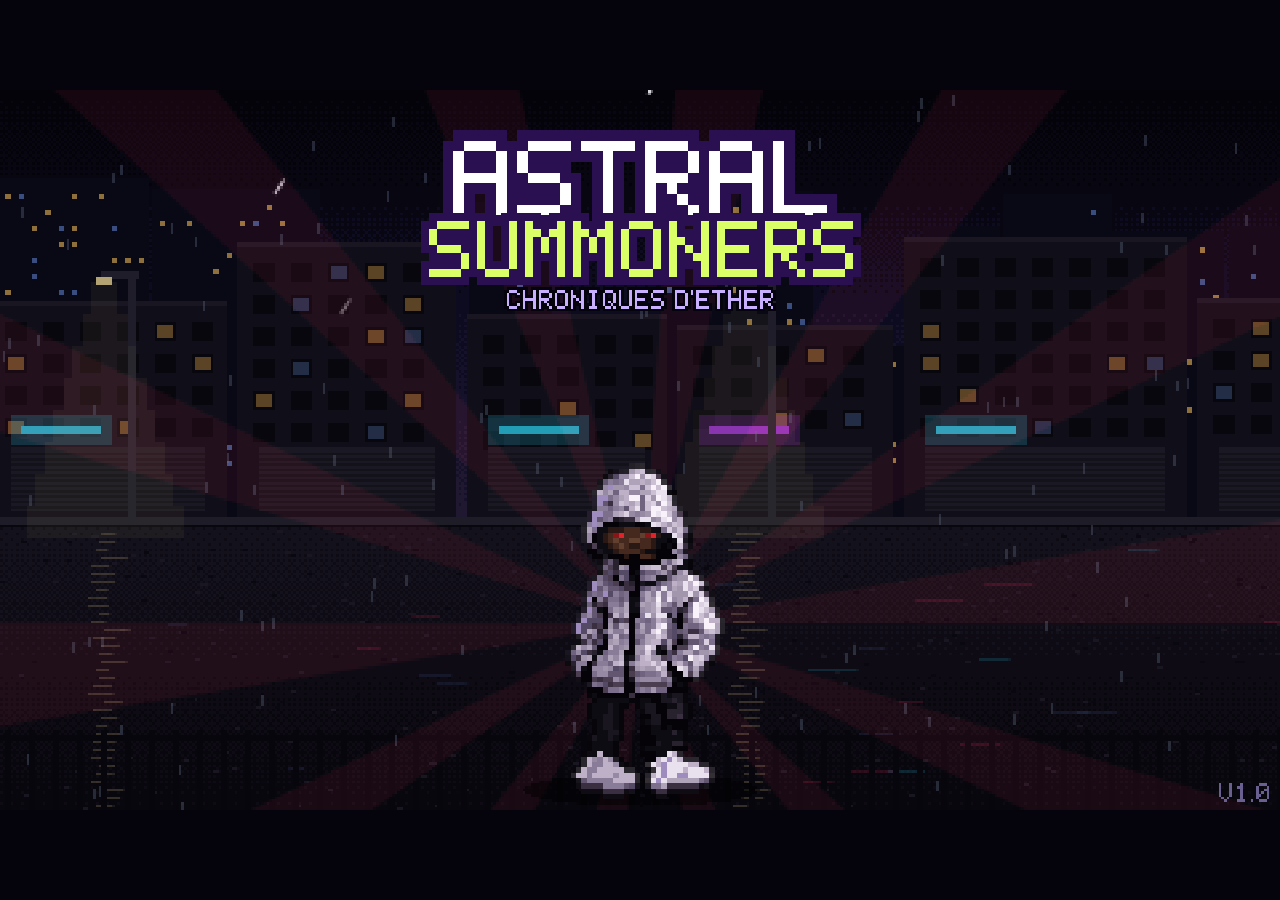
<file: index.html>
<!doctype html>
<html lang="fr">
<head>
  <meta charset="utf-8">
  <meta name="viewport" content="width=device-width,initial-scale=1,maximum-scale=1,user-scalable=no,viewport-fit=cover">
  <meta name="theme-color" content="#05030c">
  <title>Astral Summoners</title>
  <link rel="stylesheet" href="style.css">
</head>
<body>
  <canvas id="game" width="480" height="270"></canvas>
  <div id="rotate">Tourne ton téléphone à l'horizontale pour jouer en grand ↻</div>
  <noscript>Ce jeu a besoin de JavaScript.</noscript>

  <!-- moteur -->
  <script src="src/core/util.js"></script>
  <script src="src/core/renderer.js"></script>
  <script src="src/core/font.js"></script>
  <script src="src/core/input.js"></script>
  <script src="src/core/audio.js"></script>
  <script src="src/core/co.js"></script>
  <script src="src/core/ui.js"></script>
  <!-- graphismes -->
  <script src="src/gfx/pixelart.js"></script>
  <script src="src/gfx/heroes.js"></script>
  <script src="src/gfx/monsters.js"></script>
  <script src="src/gfx/modrig.js"></script>
  <script src="src/gfx/djegui_art.js"></script>
  <script src="src/gfx/djegui.js"></script>
  <script src="src/gfx/azura_art.js"></script>
  <script src="src/gfx/azura.js"></script>
  <script src="src/gfx/vesper_art.js"></script>
  <script src="src/gfx/vesper.js"></script>
  <script src="src/gfx/sakura_art.js"></script>
  <script src="src/gfx/sakura.js"></script>
  <script src="src/gfx/valka_art.js"></script>
  <script src="src/gfx/valka.js"></script>
  <script src="src/gfx/toutpuissant_art.js"></script>
  <script src="src/gfx/toutpuissant.js"></script>
  <script src="src/gfx/rodeur_art.js"></script>
  <script src="src/gfx/combattant_art.js"></script>
  <script src="src/gfx/lyceen_art.js"></script>
  <script src="src/gfx/heads.js"></script>
  <script src="src/gfx/outfits.js"></script>
  <script src="src/gfx/variants.js"></script>
  <script src="src/gfx/art.js"></script>
  <script src="src/gfx/backgrounds.js"></script>
  <script src="src/gfx/icons.js"></script>
  <script src="src/gfx/fx.js"></script>
  <script src="src/gfx/gore.js"></script>
  <script src="src/gfx/curses.js"></script>
  <!-- données -->
  <script src="src/data/elements.js"></script>
  <script src="src/data/moves.js"></script>
  <script src="src/data/units.js"></script>
  <script src="src/data/enemies.js"></script>
  <script src="src/data/stages.js"></script>
  <script src="src/data/passives.js"></script>
  <script src="src/data/equipment.js"></script>
  <!-- logique -->
  <script src="src/game/save.js"></script>
  <script src="src/game/equip.js"></script>
  <script src="src/game/gacha.js"></script>
  <script src="src/game/battle.js"></script>
  <!-- écrans -->
  <script src="src/scenes/title.js"></script>
  <script src="src/scenes/home.js"></script>
  <script src="src/scenes/quests.js"></script>
  <script src="src/scenes/battle.js"></script>
  <script src="src/scenes/result.js"></script>
  <script src="src/scenes/summon.js"></script>
  <script src="src/scenes/units.js"></script>
  <script src="src/scenes/team.js"></script>
  <script src="src/scenes/equip.js"></script>
  <script src="src/scenes/shop.js"></script>
  <script src="src/main.js"></script>
</body>
</html>
</file>
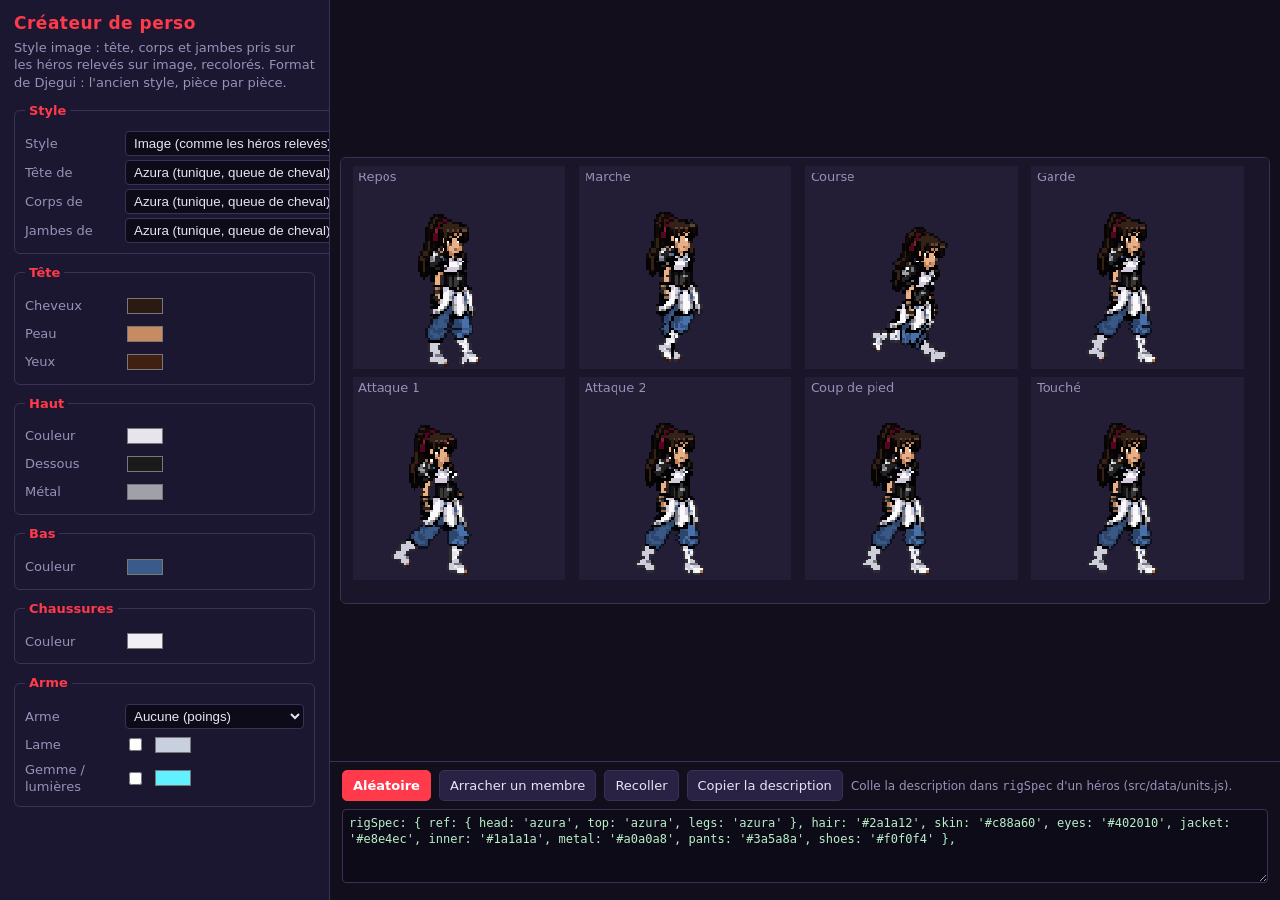
<file: tools/createur.html>
<!doctype html>
<html lang="fr">
<head>
<meta charset="utf-8">
<meta name="viewport" content="width=device-width, initial-scale=1">
<title>Créateur de perso</title>
<style>
  :root { --bg: #120e1c; --panel: #1c1730; --line: #3a3156; --txt: #e8e4f4; --dim: #9a90b8; --acc: #ff3a4a; }
  * { box-sizing: border-box; }
  body { margin: 0; background: var(--bg); color: var(--txt); font: 13px/1.35 system-ui, sans-serif; display: flex; min-height: 100vh; }
  #side { width: 330px; flex: none; background: var(--panel); border-right: 1px solid var(--line); padding: 12px 14px 20px; overflow-y: auto; max-height: 100vh; }
  h1 { font-size: 17px; margin: 0 0 4px; color: var(--acc); letter-spacing: .5px; }
  .sub { color: var(--dim); margin-bottom: 10px; }
  fieldset { border: 1px solid var(--line); border-radius: 6px; margin: 0 0 10px; padding: 8px 10px 6px; }
  legend { color: var(--acc); font-weight: 600; padding: 0 4px; }
  .row { display: flex; align-items: center; gap: 8px; margin: 4px 0; }
  .row label { width: 92px; color: var(--dim); flex: none; }
  select, input[type=text] { flex: 1; background: #0e0b18; color: var(--txt); border: 1px solid var(--line); border-radius: 4px; padding: 3px 4px; min-width: 0; }
  input[type=color] { width: 40px; height: 24px; border: none; background: none; padding: 0; }
  .chips { display: flex; flex-wrap: wrap; gap: 4px 10px; }
  .chips label { width: auto; color: var(--txt); }
  button { background: #2a2244; color: var(--txt); border: 1px solid var(--line); border-radius: 5px; padding: 6px 10px; cursor: pointer; font: inherit; }
  button:hover { border-color: var(--acc); }
  button.main { background: var(--acc); border-color: var(--acc); color: #fff; font-weight: 600; }
  #main { flex: 1; display: flex; flex-direction: column; min-width: 0; }
  #stage { flex: 1; display: flex; align-items: center; justify-content: center; padding: 10px; overflow: auto; }
  canvas { image-rendering: pixelated; background: #1a1528; border: 1px solid var(--line); border-radius: 6px; max-width: 100%; }
  #bar { padding: 8px 12px; border-top: 1px solid var(--line); display: flex; gap: 8px; flex-wrap: wrap; align-items: center; }
  textarea { width: 100%; height: 74px; background: #0e0b18; color: #b8f0c8; border: 1px solid var(--line); border-radius: 4px; font: 12px/1.3 ui-monospace, monospace; padding: 6px; resize: vertical; }
  #out { padding: 0 12px 12px; }
  .hint { color: var(--dim); font-size: 12px; }
  @media (max-width: 760px) { body { flex-direction: column; } #side { width: 100%; max-height: none; border-right: none; border-bottom: 1px solid var(--line); } }
</style>
</head>
<body>
<div id="side">
  <h1>Créateur de perso</h1>
  <div class="sub">Style image : tête, corps et jambes pris sur les héros relevés sur image, recolorés. Format de Djegui : l'ancien style, pièce par pièce.</div>
  <div id="form"></div>
</div>
<div id="main">
  <div id="stage"><canvas id="c" width="960" height="460"></canvas></div>
  <div id="bar">
    <button class="main" id="rand">Aléatoire</button>
    <button id="gore">Arracher un membre</button>
    <button id="heal">Recoller</button>
    <button id="copy">Copier la description</button>
    <span class="hint">Colle la description dans <code>rigSpec</code> d'un héros (src/data/units.js).</span>
  </div>
  <div id="out"><textarea id="spec" spellcheck="false"></textarea></div>
</div>

<script src="../src/core/util.js"></script>
<script src="../src/gfx/pixelart.js"></script>
<script src="../src/gfx/modrig.js"></script>
<script src="../src/data/moves.js"></script>
<script src="../src/gfx/djegui_art.js"></script>
<script src="../src/gfx/heads.js"></script>
<script src="../src/gfx/outfits.js"></script>
<script src="../src/gfx/azura_art.js"></script>
<script src="../src/gfx/azura.js"></script>
<script src="../src/gfx/vesper_art.js"></script>
<script src="../src/gfx/vesper.js"></script>
<script src="../src/gfx/sakura_art.js"></script>
<script src="../src/gfx/sakura.js"></script>
<script src="../src/gfx/valka_art.js"></script>
<script src="../src/gfx/valka.js"></script>
<script src="../src/gfx/rodeur_art.js"></script>
<script src="../src/gfx/combattant_art.js"></script>
<script src="../src/gfx/lyceen_art.js"></script>
<script src="../src/gfx/variants.js"></script>
<script src="../src/gfx/gore.js"></script>
<script>
(function () {
  const O = GS.Outfits;
  const V = GS.Variants;
  const opts = (obj) => Object.keys(obj).map((k) => [k, obj[k].label || k]);
  const HEADS = [['hood', 'Capuche (Djegui)'], ['short', 'Courts'], ['spiky', 'En pics'], ['buzz', 'Rasés'], ['bob', 'Carré'], ['long', 'Longs'], ['ponytail', 'Queue de cheval'], ['twintails', 'Couettes'], ['mane', 'Crinière'], ['cap', 'Casquette'], ['helmet', 'Casque'], ['mask', 'Masque de sectaire']];
  const WEAPONS = [['', 'Aucune (poings)']].concat(Object.keys(V.WEAPONS).map((k) => [k, k]));
  const PRINTS = [['', 'Aucun'], ['stripes', 'Rayures']].concat(Object.keys(O.PRINTS).map((k) => [k, k]));
  const ACCS = Object.keys(O.HEAD_ACC).map((k) => [k, O.HEAD_ACC[k].label]).concat([['elf', "Oreilles d'elfe"]]);

  // modèles relevés sur image (Azura, Vesper, Sakura, Valka...)
  const BASES = Object.entries(GS.REF_BASES).map(([k, b]) => [k, `${b.name} (${b.label})`]);
  const STYLES = [['image', 'Image (comme les héros relevés)'], ['djegui', 'Format de Djegui (ancien)']];
  // Champs du formulaire : [clé, libellé, type, options, style] (style : seulement pour ce style)
  const GROUPS = [
    ['Style', [['style', 'Style', 'sel', STYLES], ['refHead', 'Tête de', 'sel', BASES, 'image'], ['refTop', 'Corps de', 'sel', BASES, 'image'], ['refLegs', 'Jambes de', 'sel', BASES, 'image']]],
    ['Tête', [['head', 'Coiffure', 'sel', HEADS, 'djegui'], ['hair', 'Cheveux', 'col'], ['hood', 'Capuche', 'col', null, 'djegui'], ['skin', 'Peau', 'col'], ['eyes', 'Yeux', 'col'], ['acc', 'Accessoires', 'multi', ACCS, 'djegui'], ['band', 'Bandeau', 'col', null, 'djegui']]],
    ['Haut', [['top', 'Type', 'sel', opts(O.TOPS), 'djegui'], ['jacket', 'Couleur', 'col'], ['inner', 'Dessous', 'col'], ['metal', 'Métal', 'col', null, 'image'], ['accent', 'Détails', 'col', null, 'djegui'], ['print', 'Imprimé', 'sel', PRINTS, 'djegui'], ['printColor', "Couleur imp.", 'col', null, 'djegui'], ['gloves', 'Gants', 'col?', null, 'djegui']]],
    ['Bas', [['bottom', 'Type', 'sel', opts(O.BOTTOMS), 'djegui'], ['pants', 'Couleur', 'col'], ['belt', 'Ceinture', 'col?', null, 'djegui']]],
    ['Chaussures', [['shoeType', 'Type', 'sel', opts(O.SHOES), 'djegui'], ['shoes', 'Couleur', 'col'], ['sole', 'Semelle', 'col?', null, 'djegui']]],
    ['Arme', [['weapon', 'Arme', 'sel', WEAPONS], ['blade', 'Lame', 'col?'], ['gem', 'Gemme / lumières', 'col?']]],
  ];
  const spec = { style: 'image', refHead: BASES[0][0], refTop: BASES[0][0], refLegs: BASES[0][0], metal: '#a0a0a8', head: 'short', hair: '#2a1a12', hood: '#e8e4ec', skin: '#c88a60', eyes: '#402010', acc: [], band: '#c02030', top: 'tshirt', jacket: '#e8e4ec', inner: '#1a1a1a', accent: '#e8c048', print: 'skull', printColor: '#1a1418', bottom: 'jeans', pants: '#3a5a8a', shoeType: 'sneakers', shoes: '#f0f0f4', weapon: '' };
  const on = {};

  const form = document.getElementById('form');
  for (const [title, fields] of GROUPS) {
    const fs = document.createElement('fieldset');
    fs.innerHTML = `<legend>${title}</legend>`;
    for (const [key, label, type, list, only] of fields) {
      const row = document.createElement('div');
      row.className = 'row';
      if (only) row.dataset.only = only;
      row.innerHTML = `<label>${label}</label>`;
      if (type === 'sel') {
        const s = document.createElement('select');
        s.id = 'f_' + key;
        for (const [v, l] of list) s.add(new Option(l, v));
        s.value = spec[key] || '';
        s.onchange = () => { spec[key] = s.value; rebuild(); };
        row.append(s);
      } else if (type === 'multi') {
        const box = document.createElement('div');
        box.className = 'chips';
        for (const [v, l] of list) {
          const lb = document.createElement('label');
          const cb = document.createElement('input');
          cb.type = 'checkbox';
          cb.dataset.v = v;
          cb.className = 'acc';
          cb.onchange = () => { spec.acc = [...document.querySelectorAll('.acc:checked')].map((c) => c.dataset.v); rebuild(); };
          lb.append(cb, ' ' + l);
          box.append(lb);
        }
        row.append(box);
      } else {
        const opt = type === 'col?';
        if (opt) {
          const cb = document.createElement('input');
          cb.type = 'checkbox';
          cb.id = 'o_' + key;
          cb.onchange = () => { on[key] = cb.checked; rebuild(); };
          row.append(cb);
        }
        const c = document.createElement('input');
        c.type = 'color';
        c.id = 'f_' + key;
        c.value = spec[key] || (key === 'gloves' ? '#c02030' : key === 'belt' ? '#2a2024' : key === 'sole' ? '#2a2228' : key === 'gem' ? '#60f0ff' : '#c8d0e0');
        c.oninput = () => { spec[key] = c.value; if (opt) { on[key] = true; document.getElementById('o_' + key).checked = true; } rebuild(); };
        spec[key] = c.value;
        row.append(c);
      }
      fs.append(row);
    }
    form.append(fs);
  }

  // Lignes du formulaire propres à un style : cachées pour l'autre.
  const showStyle = () => document.querySelectorAll('[data-only]').forEach((r) => (r.style.display = r.dataset.only === spec.style ? '' : 'none'));
  // Description propre (sans les champs inutiles) à coller dans units.js.
  const clean = () => {
    if (spec.style === 'image') {
      const s = { ref: { head: spec.refHead, top: spec.refTop, legs: spec.refLegs } };
      for (const k of ['hair', 'skin', 'eyes', 'jacket', 'inner', 'metal', 'pants', 'shoes']) s[k] = spec[k];
      if (spec.weapon) s.weapon = spec.weapon;
      for (const k of ['blade', 'gem']) if (on[k]) s[k] = spec[k];
      return s;
    }
    const s = {};
    const keep = (k) => {
      if (k === 'hood') return spec.head === 'hood';
      if (k === 'hair') return spec.head !== 'hood';
      if (['gloves', 'belt', 'sole', 'blade', 'gem'].includes(k)) return !!on[k] && (k !== 'blade' && k !== 'gem' || !!spec.weapon);
      if (k === 'inner') return ['coat', 'jacket'].includes(spec.top);
      if (k === 'accent') return ['uniform', 'hoodie'].includes(spec.top);
      if (k === 'print' || k === 'printColor') return !!spec.print && !['coat', 'uniform'].includes(spec.top);
      if (k === 'band') return spec.acc.includes('headband') || spec.acc.includes('blindfold');
      if (k === 'acc') return spec.acc.length > 0;
      if (k === 'weapon') return !!spec.weapon;
      return true;
    };
    for (const k of Object.keys(spec)) if (keep(k) && !['style', 'refHead', 'refTop', 'refLegs', 'metal'].includes(k)) s[k] = spec[k];
    if (s.belt) s.belt = spec.belt;
    return s;
  };
  const toJs = (o) => '{ ' + Object.entries(o).map(([k, v]) => `${k}: ${Array.isArray(v) ? '[' + v.map((x) => `'${x}'`).join(', ') + ']' : typeof v === 'object' ? toJs(v) : `'${v}'`}`).join(', ') + ' }';

  let rig = null;
  function rebuild() {
    const s = clean();
    showStyle();
    try {
      rig = s.ref ? V.makeRefChar(s) : V.makeChar(V.build(s), s, V.animMapFor(s));
    } catch (e) {
      console.error(e);
    }
    document.getElementById('spec').value = 'rigSpec: ' + toJs(s) + ',';
  }

  // ---------------------------------------------------------------- aperçu animé
  const c = document.getElementById('c');
  const ctx = c.getContext('2d');
  ctx.imageSmoothingEnabled = false;
  const M = GS.ModRig;
  const ROWS = [
    [['idle', 'Repos'], ['walk', 'Marche'], ['run', 'Course'], ['stance', 'Garde']],
    [['ATK1', 'Attaque 1'], ['ATK2', 'Attaque 2'], ['kick', 'Coup de pied'], ['hurt', 'Touché']],
  ];
  const atk = (i) => {
    const w = spec.weapon;
    if (!w) return ['jab', 'cross'][i];
    if (w === 'bow') return 'shoot';
    if (w === 'pistol') return i ? 'jab' : 'fire';
    if (w === 'staff') return i ? 'castStaff' : 'slashA';
    if (w === 'spear' || w === 'rapier') return 'thrust';
    return i ? 'slashB' : 'slashA';
  };
  let t0 = performance.now();
  function frame(now) {
    const t = (now - t0) / 1000;
    ctx.fillStyle = '#1a1528';
    ctx.fillRect(0, 0, c.width, c.height);
    // cadre de l'image du rig montré (assez large pour les héros relevés sur image)
    const SX = 8;
    const SY = 6;
    const SW = 80;
    const SH = 84;
    const Z = 2.5;
    const cw = SW * Z;
    const chh = SH * Z;
    ctx.font = '13px system-ui';
    ROWS.forEach((row, ry) =>
      row.forEach(([a0, label], rx) => {
        if (!rig) return;
        let a = a0 === 'ATK1' ? atk(0) : a0 === 'ATK2' ? atk(1) : a0;
        let tt = t;
        if (M.SEQ[a] || M.SEQ[(rig.spec.animMap || {})[a]]) {
          const name = M.SEQ[a] ? a : rig.spec.animMap[a];
          const d = M.seqDur(name) + 0.35;
          tt = t % d;
        }
        const f = rig.anim(a, tt);
        const x = 12 + rx * (cw + 34);
        const y = 8 + ry * (chh + 8);
        ctx.fillStyle = '#231d36';
        ctx.fillRect(x, y, cw + 20, chh);
        ctx.fillStyle = '#9a90b8';
        ctx.fillText(label, x + 6, y + 16);
        ctx.drawImage(f.canvas, SX, SY, SW, SH, x + 10, y, cw, chh);
      })
    );
    requestAnimationFrame(frame);
  }
  requestAnimationFrame(frame);

  // ---------------------------------------------------------------- boutons
  const pick = (a) => a[Math.floor(Math.random() * a.length)];
  const hsl = (h, s, l) => {
    const k = (n) => (n + h / 30) % 12;
    const f = (n) => l - s * Math.min(l, 1 - l) * Math.max(-1, Math.min(k(n) - 3, 9 - k(n), 1));
    return '#' + [f(0), f(8), f(4)].map((v) => Math.round(v * 255).toString(16).padStart(2, '0')).join('');
  };
  const randCol = (sat = 0.6, l = [0.15, 0.75]) => hsl(Math.random() * 360, sat * Math.random() + 0.1, l[0] + Math.random() * (l[1] - l[0]));
  const SKINS = ['#f6d6c0', '#f2c8a6', '#e0ac80', '#c88a60', '#a06a48', '#8a5a3a', '#5a3a28'];
  const set = (k, v) => {
    spec[k] = v;
    const el = document.getElementById('f_' + k);
    if (el) el.value = v;
  };
  document.getElementById('rand').onclick = () => {
    for (const k of ['refHead', 'refTop', 'refLegs']) set(k, pick(BASES)[0]);
    set('metal', randCol(0.3, [0.4, 0.85]));
    set('head', pick(HEADS.filter((h) => h[0] !== 'mask' && h[0] !== 'helmet'))[0]);
    set('hair', pick(['#1a1410', '#2a1a12', '#5a3a22', '#d8a040', '#f0f0f8', '#c02040', '#3a7ac8', '#ff80c0', '#40c8c8', randCol(0.8, [0.3, 0.7])]));
    set('hood', randCol(0.4, [0.2, 0.9]));
    set('skin', pick(SKINS));
    set('eyes', randCol(0.9, [0.3, 0.6]));
    set('top', pick(Object.keys(O.TOPS)));
    set('jacket', randCol(0.6, [0.1, 0.85]));
    set('inner', randCol(0.5, [0.1, 0.9]));
    set('print', pick(PRINTS)[0]);
    set('printColor', randCol(0.8, [0.4, 0.9]));
    set('bottom', pick(Object.keys(O.BOTTOMS)));
    set('pants', randCol(0.4, [0.08, 0.5]));
    set('shoeType', pick(Object.keys(O.SHOES)));
    set('shoes', randCol(0.5, [0.1, 0.95]));
    set('weapon', pick(WEAPONS)[0]);
    spec.acc = Math.random() < 0.4 ? [pick(ACCS)[0]] : [];
    document.querySelectorAll('.acc').forEach((cb) => (cb.checked = spec.acc.includes(cb.dataset.v)));
    rebuild();
  };
  document.getElementById('gore').onclick = () => {
    if (!rig) return;
    const parts = ['fistF', 'loF', 'armF', 'fistB', 'loB', 'armB', 'kneeF', 'legF', 'kneeB', 'legB', 'head'].filter((p) => !rig.lost[p]);
    if (parts.length) rig.lose(pick(parts));
  };
  document.getElementById('heal').onclick = () => rig && rig.heal();
  document.getElementById('copy').onclick = () => {
    const ta = document.getElementById('spec');
    ta.select();
    try { navigator.clipboard.writeText(ta.value); } catch (e) { document.execCommand('copy'); }
  };
  rebuild();
})();
</script>
</body>
</html>
</file>
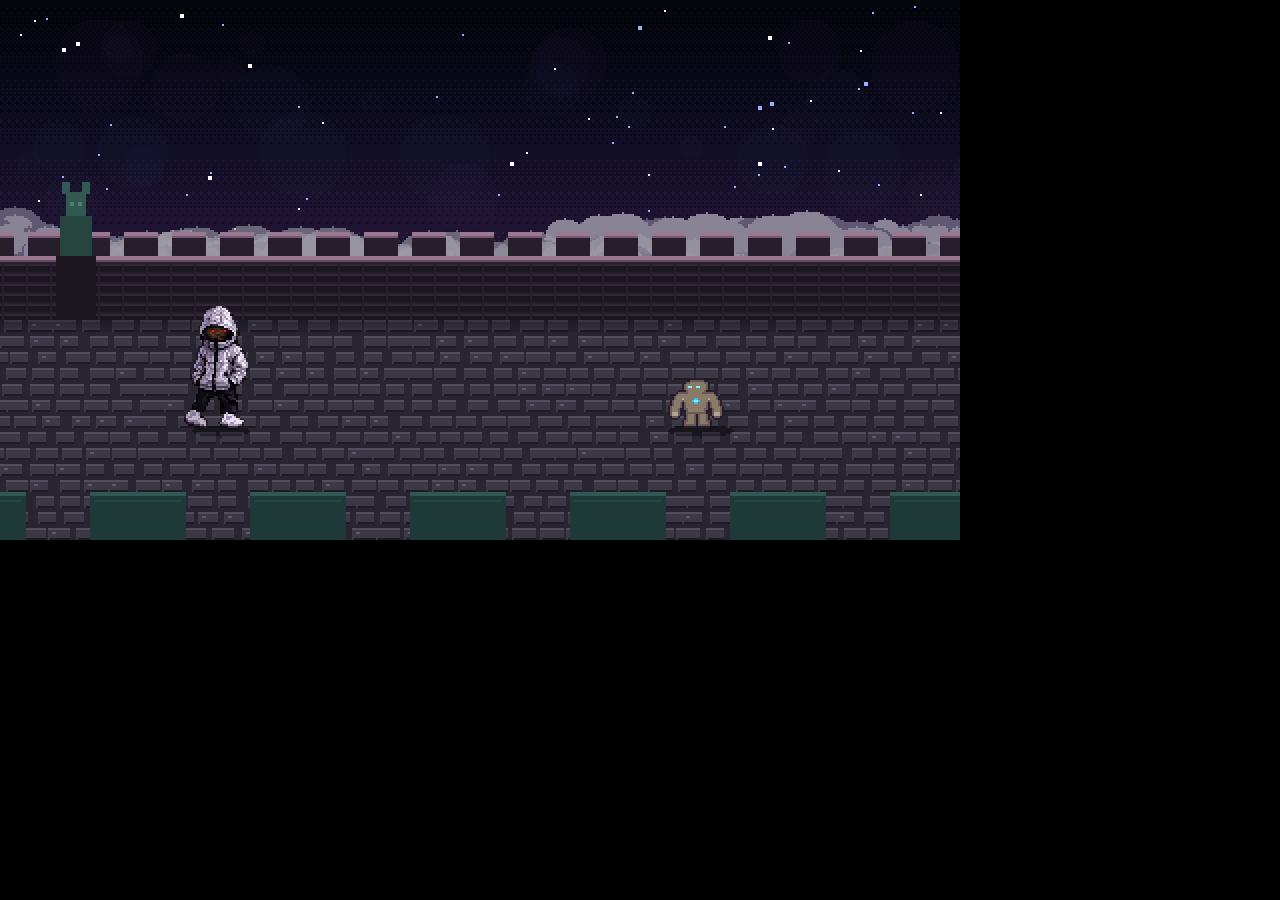
<file: tools/demo.html>
<!doctype html>
<html>
<head>
<meta charset="utf-8">
<title>Démo animation Djegui</title>
<style>html,body{margin:0;background:#000}canvas{image-rendering:pixelated;width:960px;height:540px;display:block}</style>
</head>
<body>
<canvas id="game" width="480" height="270"></canvas>
<script src="../src/core/util.js"></script>
<script src="../src/core/renderer.js"></script>
<script src="../src/core/font.js"></script>
<script src="../src/gfx/pixelart.js"></script>
<script src="../src/gfx/monsters.js"></script>
<script src="../src/gfx/modrig.js"></script>
<script src="../src/gfx/djegui_art.js"></script>
<script src="../src/gfx/djegui.js"></script>
<script src="../src/gfx/backgrounds.js"></script>
<script src="../src/gfx/fx.js"></script>
<script>
  // Démo déterministe : renderAt(t) avance la simulation jusqu'à t (pas fixe 1/60 s).
  let seed = 7;
  Math.random = () => { seed = (seed * 16807) % 2147483647; return (seed - 1) / 2147483646; };
  GS.R.init();
  GS.R.canvas.style.width = '960px'; GS.R.canvas.style.height = '540px';
  const ctx = GS.ctx;
  const rig = GS.Djegui.rig();
  const fx = new GS.FXLayer();
  const MR = GS.ModRig;
  const GROUND = 214;
  const hero = { x: 110, anim: 'stance', at: 0, trail: [], flash: 0, y: 0 };
  const foe = { x: 350, y: 0, kx: 0, ky: 0, flash: 0, sp: GS.MonsterArt.build('demo', 'golem') };
  // script : [début, action]
  const plan = [];
  let T = 0;
  const at = (dt, fn) => { T += dt; plan.push([T, fn]); };
  const seq = (name, fxFn) => {
    at(0, () => { hero.anim = name; hero.at = 0; });
    const hit = MR.HIT[name];
    if (fxFn) at(hit, fxFn);
    T += MR.seqDur(name) - (hit || 0);
  };
  const hitFoe = (power = 1, up = 0) => { foe.flash = 1; foe.kx = 6 * power; foe.ky = -up; shake = Math.max(shake, 2 * power); stop = 0.06 * power; };
  let shake = 0, stop = 0;
  at(1.0, () => { hero.anim = 'run'; hero.at = 0; hero.moving = 260; });
  at(0.62, () => { hero.moving = 0; hero.x = 300; hero.anim = 'stance'; fx.dust(hero.x + 4, GROUND, { n: 8, vx: 60 }); });
  seq('jab', () => { fx.crescent(foe.x - 14, GROUND - 40, { r: 16, angle: 0, span: 1.6, scheme: 'blood', flat: 0.45, dur: 0.18 }); fx.impact(foe.x - 10, GROUND - 38, { scheme: 'blood', spark: '#ff5a8a' }); hitFoe(0.7); });
  seq('cross', () => { fx.crescent(foe.x - 12, GROUND - 38, { r: 20, angle: 0.1, span: 2.0, scheme: 'blood', flat: 0.5, tilt: -0.2 }); fx.impact(foe.x - 8, GROUND - 40, { scheme: 'blood', spark: '#ff5a8a' }); hitFoe(1); });
  seq('uppercut', () => { fx.crescent(foe.x - 8, GROUND - 46, { r: 26, angle: -1.2, span: 2.4, dir: -1, scheme: 'blood', flat: 0.9, tilt: 0.3 }); fx.impact(foe.x - 6, GROUND - 52, { scheme: 'blood', big: true, spark: '#ff5a8a' }); hitFoe(1.2, 14); });
  seq('airKick', () => { fx.crescent(foe.x - 6, GROUND - 52, { r: 28, angle: 0.4, span: 2.6, scheme: 'fire', flat: 0.6, tilt: 0.2 }); fx.impact(foe.x, GROUND - 50, { scheme: 'fire', big: true }); fx.speedLines(foe.x, GROUND - 50, { dir: 1, n: 12 }); hitFoe(1.6, 6); });
  at(0.3, () => { hero.anim = 'jump'; hero.at = 0; hero.moving = -300; });
  at(0.4, () => { hero.moving = 0; hero.x = 150; hero.anim = 'stance'; fx.dust(hero.x, GROUND, { n: 10 }); });
  seq('power', () => { fx.groundRing(hero.x + 6, GROUND, { scheme: 'blood', r1: 60, dur: 0.7, h: 40 }); shake = 3; hero.aura = 1; });
  at(0.6, () => { hero.aura = 0; hero.anim = 'stance'; hero.at = 0; });
  at(0.8, () => {});
  const TOTAL = T;
  window.DEMO_DUR = TOTAL;

  let simT = 0, pi = 0;
  const step = (dt) => {
    simT += dt;
    while (pi < plan.length && plan[pi][0] <= simT) plan[pi++][1]();
    const wdt = stop > 0 ? (stop -= dt, dt * 0.1) : dt;
    hero.at += wdt;
    if (hero.moving) {
      hero.x += hero.moving * wdt;
      hero.trail.push({ x: hero.x, a: 0.5, f: rig.anim(hero.anim, hero.at) });
      if (hero.anim === 'run' && Math.random() < 0.3) fx.dust(hero.x - 6, GROUND, { n: 2, vx: -40 });
    }
    for (const p of hero.trail) p.a -= wdt * 3;
    hero.trail = hero.trail.filter((p) => p.a > 0);
    if (hero.aura && Math.random() < 0.9) fx.flame(hero.x + U_rand(-14, 14), GROUND, { scheme: 'blood', n: 3, speed: 60, w: 8 });
    foe.flash = Math.max(0, foe.flash - wdt * 5);
    foe.kx *= Math.pow(0.002, wdt); foe.ky *= Math.pow(0.01, wdt);
    shake = Math.max(0, shake - wdt * 14);
    fx.update(wdt);
  };
  function U_rand(a, b) { return a + Math.random() * (b - a); }

  const draw = () => {
    const sx = shake ? (Math.random() - 0.5) * shake * 2 : 0;
    GS.BG.draw('castle', simT, hero.x * 0.3 + sx, 0);
    ctx.save();
    ctx.translate(Math.round(sx), 0);
    fx.draw(ctx, true);
    // ennemi
    const fs = foe.sp;
    GS.R.ellipse(foe.x, GROUND + 1, 16, 3, 'rgba(0,0,0,0.4)');
    const ex = Math.round(foe.x + foe.kx - fs.w / 2), ey = Math.round(GROUND - fs.h + foe.ky);
    ctx.drawImage(fs.body, ex, ey);
    if (foe.flash > 0) { ctx.globalAlpha = foe.flash; ctx.drawImage(fs.white, ex, ey); ctx.globalAlpha = 1; }
    // traînée
    for (const p of hero.trail) {
      ctx.globalAlpha = p.a * 0.5; ctx.globalCompositeOperation = 'lighter';
      ctx.drawImage(GS.Pix.silhouette(p.f.canvas, '#ff4060'), Math.round(p.x - MR.FOOT.x), GROUND - MR.FOOT.y);
      ctx.globalAlpha = 1; ctx.globalCompositeOperation = 'source-over';
    }
    // héros
    GS.R.ellipse(hero.x, GROUND + 1, 14, 3, 'rgba(0,0,0,0.4)');
    const f = rig.anim(hero.anim, hero.at);
    if (hero.aura) {
      const red = GS.Pix.silhouette(f.canvas, '#ff2040');
      ctx.globalCompositeOperation = 'lighter';
      ctx.globalAlpha = 0.5 + Math.sin(simT * 30) * 0.2;
      for (const [dx, dy] of [[-1, 0], [1, 0], [0, -1], [0, 1]]) ctx.drawImage(red, Math.round(hero.x - MR.FOOT.x) + dx, GROUND - MR.FOOT.y + dy);
      ctx.globalAlpha = 1; ctx.globalCompositeOperation = 'source-over';
    }
    ctx.drawImage(f.canvas, Math.round(hero.x - MR.FOOT.x), GROUND - MR.FOOT.y);
    fx.draw(ctx, false);
    ctx.restore();
  };
  window.renderAt = (t) => { while (simT + 1 / 60 <= t) step(1 / 60); draw(); };
  renderAt(0);
</script>
</body>
</html>
</file>
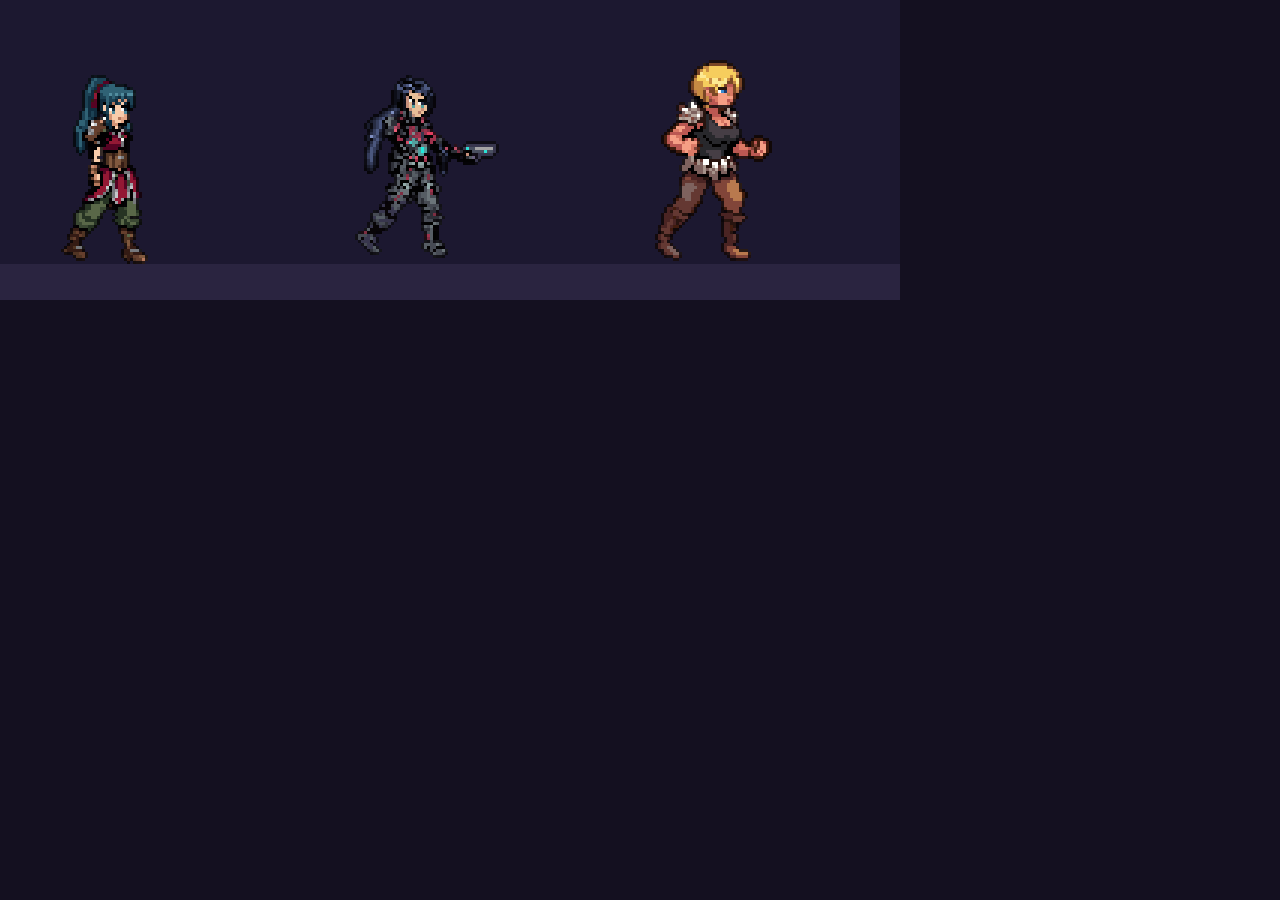
<file: tools/fluidite.html>
<!doctype html>
<html lang="fr">
<head>
<meta charset="utf-8">
<title>Fluidité des animations</title>
<style>html,body{margin:0;background:#141020}canvas{image-rendering:pixelated;display:block}</style>
</head>
<body>
<canvas id="c" width="900" height="300"></canvas>
<script src="../src/core/util.js"></script>
<script src="../src/gfx/pixelart.js"></script>
<script src="../src/gfx/modrig.js"></script>
<script src="../src/data/moves.js"></script>
<script src="../src/gfx/heads.js"></script>
<script src="../src/gfx/outfits.js"></script>
<script src="../src/gfx/variants.js"></script>
<script src="../src/gfx/azura_art.js"></script>
<script src="../src/gfx/azura.js"></script>
<script src="../src/gfx/vesper_art.js"></script>
<script src="../src/gfx/vesper.js"></script>
<script src="../src/gfx/sakura_art.js"></script>
<script src="../src/gfx/sakura.js"></script>
<script src="../src/gfx/valka_art.js"></script>
<script src="../src/gfx/valka.js"></script>
<script>
  // Banc d'essai : trois héros enchaînent les mêmes coups ; renderAt(t) dessine l'instant t
  // (utilisé par tools/gif.js pour comparer la fluidité avant / après).
  const MR = GS.ModRig;
  const S = 3;
  const c = document.getElementById('c');
  const ctx = c.getContext('2d');
  ctx.imageSmoothingEnabled = false;
  const heroes = [GS.Azura.rig(), GS.Vesper.rig(), GS.Valka.rig()];
  const chain = ['stance', 'jab', 'cross', 'uppercut', 'kick', 'airKick', 'stance'];
  const durOf = (n) => (MR.SEQ[(heroes[0].spec.animMap || {})[n] || n] ? MR.seqDur(n) + 0.05 : 0.6);
  const plan = [];
  let T = 0;
  for (const n of chain) { plan.push([T, n]); T += durOf(n); }
  window.DEMO_DUR = T;
  window.renderAt = (t) => {
    ctx.fillStyle = '#1c1830';
    ctx.fillRect(0, 0, c.width, c.height);
    ctx.fillStyle = '#2a2440';
    ctx.fillRect(0, (MR.FOOT.y + 1) * S, c.width, c.height);
    let cur = plan[0];
    for (const p of plan) if (p[0] <= t) cur = p;
    heroes.forEach((h, i) => {
      const f = h.anim(cur[1], t - cur[0]);
      ctx.drawImage(f.canvas, i * 300 - 20, 0, f.canvas.width * S, f.canvas.height * S);
    });
  };
  window.renderAt(0);
</script>
</body>
</html>
</file>
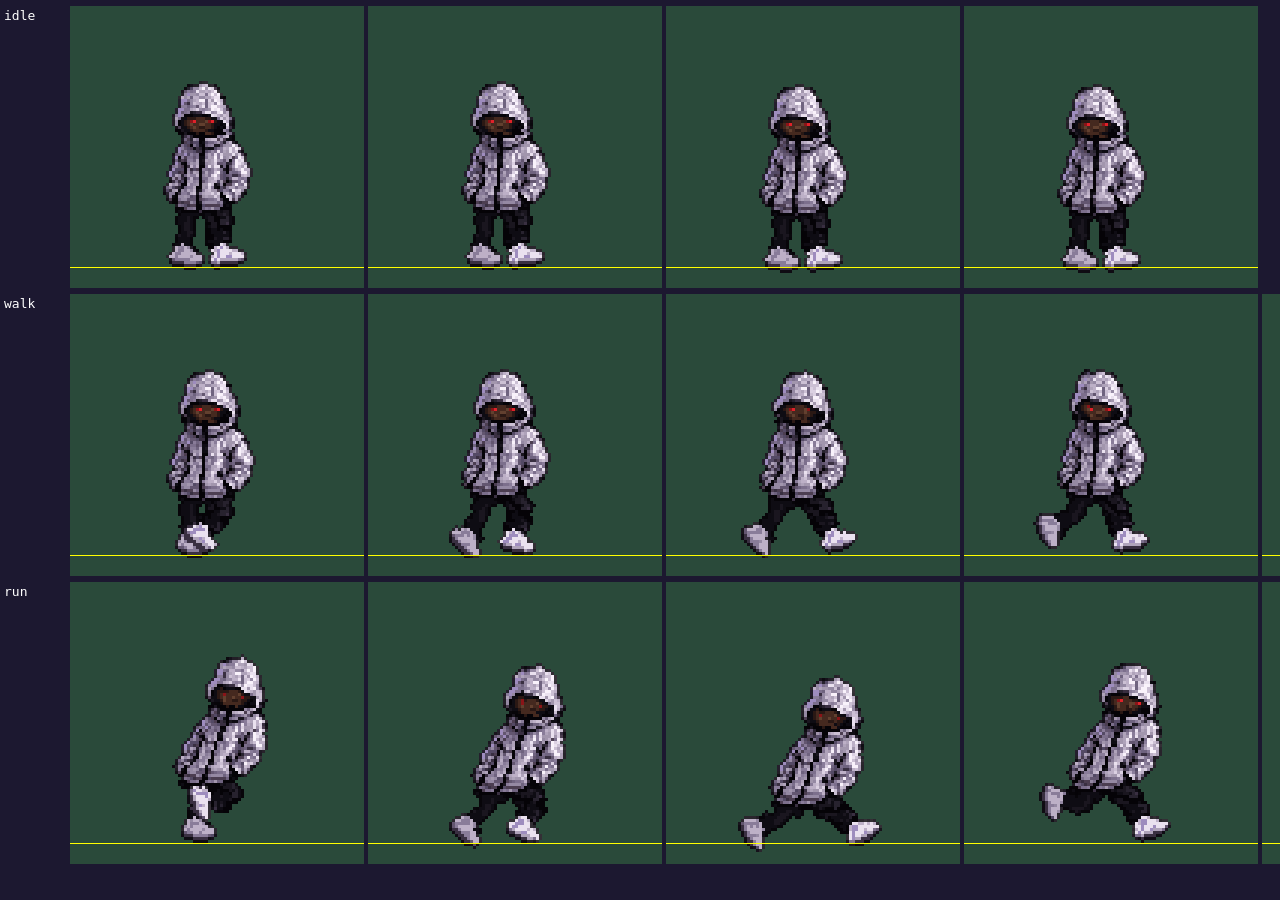
<file: tools/modrig.html>
<!doctype html>
<html><head><meta charset="utf-8"><title>Animation modulaire</title>
<style>body{margin:0;background:#141020}canvas{image-rendering:pixelated;display:block}</style></head>
<body><canvas id="c"></canvas>
<script src="../src/core/util.js"></script>
<script src="../src/gfx/pixelart.js"></script>
<script src="../src/gfx/modrig.js"></script>
<script src="../src/data/moves.js"></script>
<script src="../src/gfx/djegui_art.js"></script>
<script src="../src/gfx/djegui.js"></script>
<script src="../src/gfx/heads.js"></script>
<script src="../src/gfx/outfits.js"></script>
<script src="../src/gfx/variants.js"></script>
<script src="../src/gfx/azura_art.js"></script>
<script src="../src/gfx/azura.js"></script>
<script src="../src/gfx/vesper_art.js"></script>
<script src="../src/gfx/vesper.js"></script>
<script src="../src/gfx/sakura_art.js"></script>
<script src="../src/gfx/sakura.js"></script>
<script src="../src/gfx/valka_art.js"></script>
<script src="../src/gfx/valka.js"></script>
<script src="../src/gfx/rodeur_art.js"></script>
<script src="../src/gfx/combattant_art.js"></script>
<script src="../src/gfx/lyceen_art.js"></script>
<script>
  const q = new URLSearchParams(location.search);
  const S = +(q.get('s') || 3);
  const c = document.getElementById('c');
  c.width = +(q.get('w') || 1600); c.height = +(q.get('h') || 900);
  const ctx = c.getContext('2d'); ctx.imageSmoothingEnabled = false;
  ctx.fillStyle = '#1c1830'; ctx.fillRect(0, 0, c.width, c.height);
  const RIGS = { azura: GS.Azura, vesper: GS.Vesper, sakura: GS.Sakura, valka: GS.Valka };
  // ?spec={...} : perso du créateur (style image si spec.ref)
  const ch = q.get('spec') ? GS.Variants.charSpec('apercu', JSON.parse(q.get('spec'))) : (RIGS[q.get('c')] || GS.Djegui).rig();
  let y = 6;
  const row = (label, frames) => {
    let x = 70;
    ctx.fillStyle = '#fff'; ctx.font = '13px monospace'; ctx.fillText(label, 4, y + 14);
    for (const f of frames) {
      ctx.fillStyle = '#2a4a3a'; ctx.fillRect(x, y, f.canvas.width * S, f.canvas.height * S);
      ctx.drawImage(f.canvas, x, y, f.canvas.width * S, f.canvas.height * S);
      ctx.fillStyle = '#ff0'; ctx.fillRect(x, y + GS.ModRig.FOOT.y * S, f.canvas.width * S, 1);
      x += f.canvas.width * S + 4;
    }
    y += frames[0].canvas.height * S + 6;
  };
  const mode = q.get('m') || 'cycles';
  const cyc = (n) => { const C = GS.ModRig.CYCLES[n]; const o = []; for (let i = 0; i < C.frames; i++) o.push(ch.frame(C.pose(i / C.frames))); return o; };
  // m=anims&a=stance,fire : chaque animation (avec l'animMap du perso) en n images
  const seq = (n, k) => { const M = GS.ModRig; const nm = (ch.spec.animMap || {})[n] || n; const d = M.SEQ[nm] ? M.seqDur(nm) : M.CYCLES[nm] ? M.CYCLES[nm].dur : 1; const o = []; for (let i = 0; i < k; i++) o.push(ch.anim(n, (d * i) / (k - 1 || 1))); return o; };
  if (mode === 'cycles') { row('idle', cyc('idle')); row('walk', cyc('walk')); row('run', cyc('run')); }
  else if (mode === 'anims') for (const n of (q.get('a') || 'stance,fire,jab').split(',')) row(n, seq(n, +(q.get('n') || 6)));
  else {
    const names = Object.keys(GS.ModRig.KEY);
    const per = +(q.get('n') || 8);
    for (let i = 0; i < names.length; i += per) row(names.slice(i, i + per).join(','), names.slice(i, i + per).map((n) => ch.frame(GS.ModRig.KEY[n])));
  }
</script></body></html>
</file>
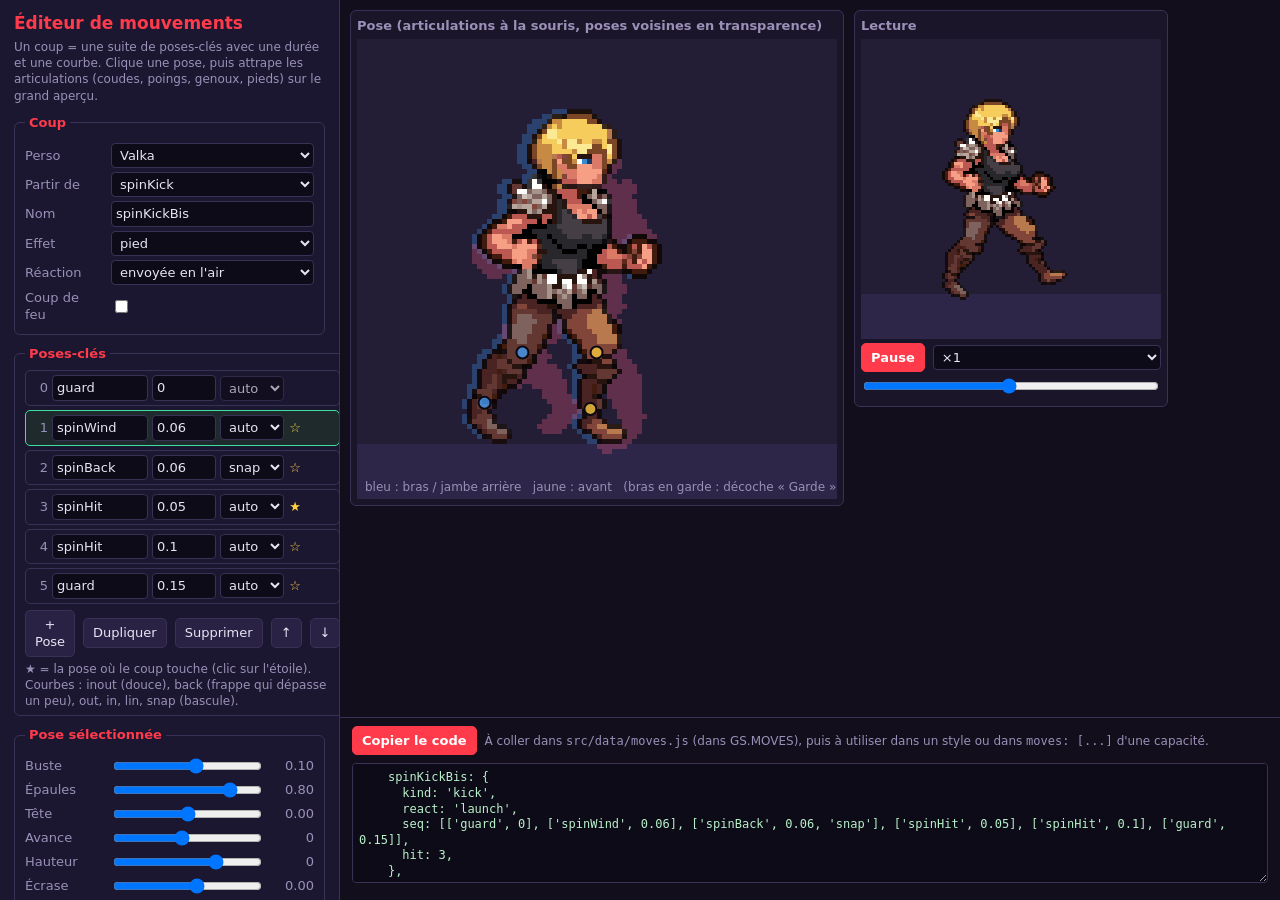
<file: tools/mouvements.html>
<!doctype html>
<html lang="fr">
<head>
<meta charset="utf-8">
<meta name="viewport" content="width=device-width, initial-scale=1">
<title>Éditeur de mouvements</title>
<style>
  :root { --bg: #120e1c; --panel: #1c1730; --line: #3a3156; --txt: #e8e4f4; --dim: #9a90b8; --acc: #ff3a4a; --ok: #3ee0a0; }
  * { box-sizing: border-box; }
  body { margin: 0; background: var(--bg); color: var(--txt); font: 13px/1.35 system-ui, sans-serif; display: flex; min-height: 100vh; }
  #side { width: 340px; flex: none; background: var(--panel); border-right: 1px solid var(--line); padding: 12px 14px 20px; overflow-y: auto; max-height: 100vh; }
  h1 { font-size: 17px; margin: 0 0 4px; color: var(--acc); }
  .sub { color: var(--dim); margin-bottom: 10px; font-size: 12px; }
  fieldset { border: 1px solid var(--line); border-radius: 6px; margin: 0 0 10px; padding: 8px 10px 6px; }
  legend { color: var(--acc); font-weight: 600; padding: 0 4px; }
  .row { display: flex; align-items: center; gap: 8px; margin: 4px 0; }
  .row label { width: 78px; color: var(--dim); flex: none; }
  .row input[type=range] { flex: 1; min-width: 0; }
  .row .v { width: 42px; text-align: right; color: var(--dim); font-variant-numeric: tabular-nums; }
  select, input[type=text], input[type=number] { background: #0e0b18; color: var(--txt); border: 1px solid var(--line); border-radius: 4px; padding: 3px 4px; min-width: 0; font: inherit; }
  select, input[type=text] { flex: 1; }
  input[type=number] { width: 64px; }
  button { background: #2a2244; color: var(--txt); border: 1px solid var(--line); border-radius: 5px; padding: 5px 9px; cursor: pointer; font: inherit; }
  button:hover { border-color: var(--acc); }
  button.main { background: var(--acc); border-color: var(--acc); color: #fff; font-weight: 600; }
  #keys { display: flex; flex-direction: column; gap: 4px; }
  .key { display: flex; gap: 4px; align-items: center; padding: 4px; border: 1px solid var(--line); border-radius: 5px; cursor: pointer; }
  .key.sel { border-color: var(--ok); background: #1e2a2c; }
  .key .n { width: 18px; color: var(--dim); text-align: right; }
  .key input[type=text] { width: 96px; flex: none; }
  .key select { width: 64px; flex: none; }
  .key .hit { color: #ffd040; width: 14px; text-align: center; }
  #main { flex: 1; display: flex; flex-direction: column; min-width: 0; }
  #stages { flex: 1; display: flex; gap: 10px; padding: 10px; flex-wrap: wrap; align-items: flex-start; }
  .stage { background: #1a1528; border: 1px solid var(--line); border-radius: 6px; padding: 6px; }
  .stage h2 { margin: 0 0 4px; font-size: 13px; color: var(--dim); font-weight: 600; }
  canvas { image-rendering: pixelated; display: block; touch-action: none; }
  #pose { cursor: crosshair; }
  #bar { padding: 8px 12px; border-top: 1px solid var(--line); display: flex; gap: 8px; flex-wrap: wrap; align-items: center; }
  textarea { width: 100%; height: 120px; background: #0e0b18; color: #b8f0c8; border: 1px solid var(--line); border-radius: 4px; font: 12px/1.3 ui-monospace, monospace; padding: 6px; resize: vertical; }
  #out { padding: 0 12px 12px; }
  .hint { color: var(--dim); font-size: 12px; }
  @media (max-width: 860px) { body { flex-direction: column; } #side { width: 100%; max-height: none; border-right: none; border-bottom: 1px solid var(--line); } }
</style>
</head>
<body>
<div id="side">
  <h1>Éditeur de mouvements</h1>
  <div class="sub">Un coup = une suite de poses-clés avec une durée et une courbe. Clique une pose, puis attrape les articulations (coudes, poings, genoux, pieds) sur le grand aperçu.</div>
  <fieldset><legend>Coup</legend>
    <div class="row"><label>Perso</label><select id="char"></select></div>
    <div class="row"><label>Partir de</label><select id="base"></select></div>
    <div class="row"><label>Nom</label><input type="text" id="name" value="monCoup"></div>
    <div class="row"><label>Effet</label><select id="kind"><option value="punch">poing</option><option value="kick">pied</option><option value="head">tête / épaule</option><option value="gun">tir</option></select></div>
    <div class="row"><label>Réaction</label><select id="react"><option value="high">touchée en haut</option><option value="low">pliée en deux</option><option value="launch">envoyée en l'air</option><option value="bounce">écrasée au sol</option></select></div>
    <div class="row"><label>Coup de feu</label><input type="checkbox" id="shot"></div>
  </fieldset>
  <fieldset><legend>Poses-clés</legend>
    <div id="keys"></div>
    <div class="row" style="margin-top:6px"><button id="add">+ Pose</button><button id="dup">Dupliquer</button><button id="del">Supprimer</button><button id="up">↑</button><button id="down">↓</button></div>
    <div class="hint">★ = la pose où le coup touche (clic sur l'étoile). Courbes : inout (douce), back (frappe qui dépasse un peu), out, in, lin, snap (bascule).</div>
  </fieldset>
  <fieldset><legend>Pose sélectionnée</legend><div id="sliders"></div></fieldset>
</div>
<div id="main">
  <div id="stages">
    <div class="stage"><h2>Pose (articulations à la souris, poses voisines en transparence)</h2><canvas id="pose" width="480" height="460"></canvas></div>
    <div class="stage"><h2>Lecture</h2><canvas id="play" width="300" height="300"></canvas>
      <div class="row"><button id="playBtn" class="main">Pause</button><select id="speed"><option value="1">×1</option><option value="0.5">×0,5</option><option value="0.25">×0,25</option></select></div>
      <div class="row"><input type="range" id="scrub" min="0" max="1000" value="0" style="flex:1"></div>
    </div>
  </div>
  <div id="bar">
    <button class="main" id="copy">Copier le code</button>
    <span class="hint">À coller dans <code>src/data/moves.js</code> (dans GS.MOVES), puis à utiliser dans un style ou dans <code>moves: [...]</code> d'une capacité.</span>
  </div>
  <div id="out"><textarea id="code" spellcheck="false"></textarea></div>
</div>

<script src="../src/core/util.js"></script>
<script src="../src/gfx/pixelart.js"></script>
<script src="../src/gfx/modrig.js"></script>
<script src="../src/data/moves.js"></script>
<script src="../src/gfx/djegui_art.js"></script>
<script src="../src/gfx/djegui.js"></script>
<script src="../src/gfx/heads.js"></script>
<script src="../src/gfx/outfits.js"></script>
<script src="../src/gfx/variants.js"></script>
<script src="../src/gfx/azura_art.js"></script>
<script src="../src/gfx/azura.js"></script>
<script src="../src/gfx/vesper_art.js"></script>
<script src="../src/gfx/vesper.js"></script>
<script src="../src/gfx/sakura_art.js"></script>
<script src="../src/gfx/sakura.js"></script>
<script src="../src/gfx/valka_art.js"></script>
<script src="../src/gfx/valka.js"></script>
<script src="../src/gfx/rodeur_art.js"></script>
<script src="../src/gfx/combattant_art.js"></script>
<script src="../src/gfx/lyceen_art.js"></script>
<script>
(function () {
  const M = GS.ModRig;
  const U = GS.U;
  const $ = (id) => document.getElementById(id);
  const clone = (o) => JSON.parse(JSON.stringify(o));
  // poses d'origine (pour n'exporter que les poses nouvelles ou modifiées)
  const ORIG = clone(M.KEY);

  // ------------------------------------------------------------ persos
  const CHARS = { Djegui: () => GS.Djegui.rig(), Azura: () => GS.Azura.rig(), Vesper: () => GS.Vesper.rig(), Sakura: () => GS.Sakura.rig(), Valka: () => GS.Valka.rig() };
  for (const [k, b] of Object.entries(GS.REF_BASES)) if (!CHARS[b.name]) CHARS[b.name] = () => GS.Variants.makeRefChar({ ref: { head: k, top: k, legs: k } });
  for (const n of Object.keys(CHARS)) $('char').add(new Option(n, n));
  $('char').value = 'Valka';
  let rig = CHARS.Valka();

  // ------------------------------------------------------------ état : un coup
  // keys : [{ name, pose, dur, ease }] ; hit : index de la pose où le coup touche
  let move = null;
  let sel = 1;
  const fromSeq = (name) => {
    const seq = M.SEQ[name];
    const meta = GS.MOVES[name] || {};
    const keys = seq.map(([p, dur, ease]) => ({ name: p, pose: clone(M.KEY[p]), dur, ease: ease || '' }));
    let acc = 0;
    let hit = 1;
    for (let i = 1; i < seq.length; i++) {
      acc += seq[i][1];
      if (M.HIT[name] !== undefined && Math.abs(acc - M.HIT[name]) < 1e-6) hit = i;
    }
    return { keys, hit, kind: meta.kind || 'punch', react: meta.react || 'high', shot: !!meta.shot };
  };
  const bases = Object.keys(M.SEQ).filter((n) => !/^(hurt|ahurt|power|cast|gcast|castStaff)/.test(n));
  $('base').add(new Option('(nouveau coup)', ''));
  for (const n of bases) $('base').add(new Option(n, n));

  const blank = () => ({
    keys: [
      { name: 'guard', pose: clone(M.KEY.guard), dur: 0, ease: '' },
      { name: 'monArmé', pose: clone(M.KEY.windup), dur: 0.08, ease: '' },
      { name: 'monImpact', pose: clone(M.KEY.jab), dur: 0.05, ease: 'back' },
      { name: 'monImpact', pose: clone(M.KEY.jab), dur: 0.08, ease: '' },
      { name: 'guard', pose: clone(M.KEY.guard), dur: 0.13, ease: '' },
    ],
    hit: 2,
    kind: 'punch',
    react: 'high',
    shot: false,
  });
  // les poses de même nom partagent leur réglage
  const sync = (k) => move.keys.forEach((o) => {
    if (o !== k && o.name === k.name) o.pose = k.pose;
  });
  const load = (name) => {
    move = name ? fromSeq(name) : blank();
    // les poses de même nom pointent sur le même objet
    const byName = {};
    for (const k of move.keys) k.pose = byName[k.name] || (byName[k.name] = k.pose);
    $('name').value = name ? name + 'Bis' : 'monCoup';
    $('kind').value = move.kind;
    $('react').value = move.react;
    $('shot').checked = move.shot;
    sel = Math.min(1, move.keys.length - 1);
    refresh();
  };

  // ------------------------------------------------------------ enregistrement pour la lecture
  const register = () => {
    const poses = {};
    move.keys.forEach((k, i) => (poses['__e' + i] = k.pose));
    M.addMoves({ __edit: { poses, seq: move.keys.map((k, i) => (k.ease ? ['__e' + i, i ? +k.dur : 0, k.ease] : ['__e' + i, i ? +k.dur : 0])), hit: move.hit } });
  };
  const total = () => move.keys.slice(1).reduce((s, k) => s + +k.dur, 0);

  // ------------------------------------------------------------ liste des poses-clés
  const EASES = ['', 'inout', 'back', 'out', 'in', 'lin', 'snap'];
  const drawKeys = () => {
    const box = $('keys');
    box.innerHTML = '';
    move.keys.forEach((k, i) => {
      const r = document.createElement('div');
      r.className = 'key' + (i === sel ? ' sel' : '');
      r.innerHTML = `<span class="n">${i}</span>`;
      const nm = document.createElement('input');
      nm.type = 'text';
      nm.value = k.name;
      nm.onchange = () => {
        const other = move.keys.find((o) => o !== k && o.name === nm.value);
        k.name = nm.value;
        if (other) k.pose = other.pose;
        else k.pose = clone(k.pose);
        update();
      };
      const du = document.createElement('input');
      du.type = 'number';
      du.step = '0.01';
      du.min = '0';
      du.value = k.dur;
      du.disabled = i === 0;
      du.onchange = () => {
        k.dur = Math.max(0, +du.value || 0);
        update();
      };
      const ea = document.createElement('select');
      for (const e of EASES) ea.add(new Option(e || 'auto', e));
      ea.value = k.ease || '';
      ea.disabled = i === 0;
      ea.onchange = () => {
        k.ease = ea.value;
        update();
      };
      const st = document.createElement('span');
      st.className = 'hit';
      st.textContent = i === move.hit ? '★' : i ? '☆' : '';
      st.onclick = (ev) => {
        ev.stopPropagation();
        if (i) move.hit = i;
        update();
      };
      r.append(nm, du, ea, st);
      r.onclick = (ev) => {
        if (ev.target.tagName === 'INPUT' || ev.target.tagName === 'SELECT') return;
        sel = i;
        refresh();
      };
      box.append(r);
    });
  };

  // ------------------------------------------------------------ réglages de la pose
  const SL = [
    ['lean', 'Buste', -0.8, 0.8],
    ['twist', 'Épaules', -1, 1.2],
    ['tilt', 'Tête', -0.6, 0.6],
    ['x', 'Avance', -12, 14],
    ['y', 'Hauteur', -20, 8],
    ['squash', 'Écrase', -0.2, 0.15],
    ['sway', 'Bas du vêt.', -3, 3],
    ['legs.0.toe', 'Pied arr.', -0.8, 1.4],
    ['legs.1.toe', 'Pied av.', -0.8, 1.4],
  ];
  const getP = (o, path) => path.split('.').reduce((a, k) => (a ? a[k] : undefined), o);
  const setP = (o, path, v) => {
    const ks = path.split('.');
    const last = ks.pop();
    ks.reduce((a, k) => a[k], o)[last] = v;
  };
  const drawSliders = () => {
    const box = $('sliders');
    box.innerHTML = '';
    const k = move.keys[sel];
    const p = k.pose;
    for (const [path, label, lo, hi] of SL) {
      const r = document.createElement('div');
      r.className = 'row';
      const step = hi - lo > 4 ? 1 : 0.01;
      const v = getP(p, path) || 0;
      r.innerHTML = `<label>${label}</label><input type="range" min="${lo}" max="${hi}" step="${step}" value="${v}"><span class="v">${(+v).toFixed(step < 1 ? 2 : 0)}</span>`;
      const inp = r.querySelector('input');
      inp.oninput = () => {
        setP(p, path, +inp.value);
        r.querySelector('.v').textContent = (+inp.value).toFixed(step < 1 ? 2 : 0);
        update(true);
      };
      box.append(r);
    }
    const chk = (label, get, set) => {
      const r = document.createElement('div');
      r.className = 'row';
      r.innerHTML = `<label>${label}</label><input type="checkbox">`;
      const c = r.querySelector('input');
      c.checked = get();
      c.onchange = () => {
        set(c.checked);
        update();
      };
      box.append(r);
    };
    chk('Bras arr. devant', () => !!p.swap, (v) => (p.swap = v));
    chk('Retourné', () => !!p.mirror, (v) => (p.mirror = v));
    chk('Garde arr.', () => (p.arms[0].hand || 'fist') === 'pocket', (v) => (p.arms[0].hand = v ? 'pocket' : 'fist'));
    chk('Garde av.', () => (p.arms[1].hand || 'fist') === 'pocket', (v) => (p.arms[1].hand = v ? 'pocket' : 'fist'));
  };

  // ------------------------------------------------------------ aperçu de la pose + poignées
  const pc = $('pose');
  const px = pc.getContext('2d');
  px.imageSmoothingEnabled = false;
  const S = 5;
  const OX = -4;
  const OY = -6;
  let handles = [];
  let lastFrame = null;
  const ghost = (pose, color) => {
    const f = rig.frame(pose);
    const c = document.createElement('canvas');
    c.width = f.canvas.width;
    c.height = f.canvas.height;
    const g = c.getContext('2d');
    g.drawImage(f.canvas, 0, 0);
    g.globalCompositeOperation = 'source-in';
    g.fillStyle = color;
    g.fillRect(0, 0, c.width, c.height);
    return c;
  };
  const drawPose = () => {
    px.fillStyle = '#231d36';
    px.fillRect(0, 0, pc.width, pc.height);
    px.fillStyle = '#2e2648';
    px.fillRect(0, (M.FOOT.y + OY) * S, pc.width, pc.height);
    // pelure d'oignon : poses voisines
    px.globalAlpha = 0.28;
    if (sel > 0) px.drawImage(ghost(move.keys[sel - 1].pose, '#40a0ff'), OX * S, OY * S, 98 * S, 94 * S);
    if (sel < move.keys.length - 1) px.drawImage(ghost(move.keys[sel + 1].pose, '#ff6080'), OX * S, OY * S, 98 * S, 94 * S);
    px.globalAlpha = 1;
    const f = rig.frame(move.keys[sel].pose);
    lastFrame = f;
    px.drawImage(f.canvas, OX * S, OY * S, f.canvas.width * S, f.canvas.height * S);
    // poignées : [point, couleur, membre, articulation]
    const P = (p) => ({ x: (p.x + OX) * S, y: (p.y + OY) * S });
    handles = [];
    const add = (key, color, limb, joint) => f[key] && handles.push({ ...P(f[key]), color, limb, joint, key });
    add('elbB', '#40a0ff', 0, 'arm');
    add('wrB', '#40a0ff', 0, 'fore');
    add('elbF', '#ffd040', 1, 'arm');
    add('wrF', '#ffd040', 1, 'fore');
    add('kneeB', '#40a0ff', 0, 'thigh');
    add('ankB', '#40a0ff', 0, 'shin');
    add('kneeF', '#ffd040', 1, 'thigh');
    add('ankF', '#ffd040', 1, 'shin');
    for (const h of handles) {
      px.beginPath();
      px.arc(h.x, h.y, 6, 0, Math.PI * 2);
      px.fillStyle = h.color;
      px.globalAlpha = drag && drag.key === h.key ? 1 : 0.75;
      px.fill();
      px.globalAlpha = 1;
      px.strokeStyle = '#0a0812';
      px.lineWidth = 2;
      px.stroke();
    }
    px.fillStyle = '#9a90b8';
    px.font = '12px system-ui';
    px.fillText('bleu : bras / jambe arrière   jaune : avant   (bras en garde : décoche « Garde » pour les articuler)', 8, pc.height - 8);
  };
  let drag = null;
  const mouse = (ev) => {
    const r = pc.getBoundingClientRect();
    return { x: ((ev.clientX - r.left) * pc.width) / r.width, y: ((ev.clientY - r.top) * pc.height) / r.height };
  };
  pc.onpointerdown = (ev) => {
    const m = mouse(ev);
    let best = null;
    let bd = 14 * 14;
    for (const h of handles) {
      const d = (h.x - m.x) ** 2 + (h.y - m.y) ** 2;
      if (d < bd) {
        bd = d;
        best = h;
      }
    }
    if (best) {
      drag = best;
      pc.setPointerCapture(ev.pointerId);
    }
  };
  pc.onpointerup = () => {
    drag = null;
    update();
  };
  pc.onpointermove = (ev) => {
    if (!drag || !lastFrame) return;
    const m = mouse(ev);
    const f = lastFrame;
    const p = move.keys[sel].pose;
    const R = (pt) => ({ x: pt.x / S - OX, y: pt.y / S - OY });
    const mm = R(m);
    const side = drag.limb ? 'F' : 'B';
    const ang = (from) => {
      let dx = mm.x - from.x;
      if (p.mirror) dx = -dx;
      return Math.atan2(dx, mm.y - from.y);
    };
    const q = (v) => Math.round(v * 100) / 100;
    if (drag.joint === 'arm' || drag.joint === 'fore') {
      const arm = p.arms[drag.limb];
      if ((arm.hand || 'fist') === 'pocket') {
        arm.hand = 'fist';
        drawSliders();
      }
      if (drag.joint === 'arm') arm.a = q(ang(f['sh' + side]));
      else arm.e = q(ang(f['elb' + side]) - arm.a);
    } else {
      const leg = p.legs[drag.limb];
      if (drag.joint === 'thigh') leg.a = q(ang(f['hip' + side]));
      else leg.k = q(leg.a - ang(f['knee' + side]));
    }
    update(true);
  };

  // ------------------------------------------------------------ lecture en boucle
  const vc = $('play');
  const vx = vc.getContext('2d');
  vx.imageSmoothingEnabled = false;
  let playing = true;
  let t = 0;
  let prev = performance.now();
  $('playBtn').onclick = () => {
    playing = !playing;
    $('playBtn').textContent = playing ? 'Pause' : 'Lecture';
  };
  $('scrub').oninput = () => {
    playing = false;
    $('playBtn').textContent = 'Lecture';
    t = (+$('scrub').value / 1000) * (total() + 0.3);
  };
  const loop = (now) => {
    const dt = Math.min(0.05, (now - prev) / 1000);
    prev = now;
    const T = total() + 0.3;
    if (playing) {
      t = (t + dt * +$('speed').value) % T;
      $('scrub').value = Math.round((t / T) * 1000);
    }
    vx.fillStyle = '#231d36';
    vx.fillRect(0, 0, vc.width, vc.height);
    vx.fillStyle = '#2e2648';
    vx.fillRect(0, (M.FOOT.y - 2) * 3, vc.width, vc.height);
    const f = rig.anim('__edit', Math.min(t, total()));
    vx.drawImage(f.canvas, 0, -6, f.canvas.width * 3, f.canvas.height * 3);
    // repère du coup
    if (Math.abs(t - M.HIT.__edit) < 0.04) {
      vx.fillStyle = '#ffd040';
      vx.font = 'bold 16px system-ui';
      vx.fillText('IMPACT', 10, 22);
    }
    requestAnimationFrame(loop);
  };

  // ------------------------------------------------------------ export
  const num = (v) => +(+v).toFixed(2);
  const poseJs = (p) => {
    const parts = [];
    for (const k of ['swap', 'mirror', 'backArm']) if (p[k]) parts.push(`${k}: ${JSON.stringify(p[k])}`);
    for (const k of ['lean', 'twist', 'tilt', 'x', 'y', 'squash', 'sway', 'hx', 'hy', 'wr', 'wabs']) if (p[k]) parts.push(`${k}: ${num(p[k])}`);
    const leg = (l) => `{ a: ${num(l.a)}, k: ${num(l.k || 0)}${l.toe ? `, toe: ${num(l.toe)}` : ''} }`;
    const arm = (a) => ((a.hand || 'fist') === 'pocket' ? 'PK' : `{ a: ${num(a.a)}, e: ${num(a.e || 0)}${a.hand ? `, hand: '${a.hand}'` : ''} }`);
    parts.push(`legs: [${p.legs.map(leg).join(', ')}]`, `arms: [${p.arms.map(arm).join(', ')}]`);
    return `{ ${parts.join(', ')} }`;
  };
  const exportJs = () => {
    const name = $('name').value.replace(/[^A-Za-z0-9_]/g, '') || 'monCoup';
    const done = new Set();
    const poses = [];
    for (const k of move.keys) {
      if (done.has(k.name)) continue;
      done.add(k.name);
      if (ORIG[k.name] && JSON.stringify(ORIG[k.name]) === JSON.stringify(k.pose)) continue;
      poses.push(`      ${k.name}: ${poseJs(k.pose)},`);
    }
    const seq = move.keys.map((k, i) => `['${k.name}', ${i ? num(k.dur) : 0}${i && k.ease ? `, '${k.ease}'` : ''}]`).join(', ');
    const lines = [`    ${name}: {`, `      kind: '${$('kind').value}',`, `      react: '${$('react').value}',`];
    if ($('shot').checked) lines.push('      shot: true,');
    if (poses.length) lines.push('      poses: {', ...poses.map((l) => '  ' + l), '      },');
    lines.push(`      seq: [${seq}],`, `      hit: ${move.hit},`, '    },');
    $('code').value = lines.join('\n');
    try {
      localStorage.setItem('gs-mouvement', JSON.stringify({ name, move, char: $('char').value }));
    } catch (e) {
      /* stockage indisponible */
    }
  };

  // ------------------------------------------------------------ mise à jour
  const update = (light) => {
    register();
    drawPose();
    if (!light) drawKeys();
    exportJs();
  };
  const refresh = () => {
    register();
    drawKeys();
    drawSliders();
    drawPose();
    exportJs();
  };
  $('char').onchange = () => {
    rig = CHARS[$('char').value]();
    refresh();
  };
  $('base').onchange = () => load($('base').value);
  for (const id of ['kind', 'react', 'shot', 'name']) $(id).onchange = exportJs;
  $('add').onclick = () => {
    const k = move.keys[sel];
    move.keys.splice(sel + 1, 0, { name: 'pose' + move.keys.length, pose: clone(k.pose), dur: 0.08, ease: '' });
    sel++;
    refresh();
  };
  $('dup').onclick = () => {
    const k = move.keys[sel];
    move.keys.splice(sel + 1, 0, { name: k.name, pose: k.pose, dur: 0.08, ease: '' });
    sel++;
    refresh();
  };
  $('del').onclick = () => {
    if (move.keys.length <= 2) return;
    move.keys.splice(sel, 1);
    if (move.hit >= move.keys.length) move.hit = move.keys.length - 1;
    sel = Math.min(sel, move.keys.length - 1);
    refresh();
  };
  const swapKeys = (a, b) => {
    if (a < 0 || b < 0 || a >= move.keys.length || b >= move.keys.length) return;
    [move.keys[a], move.keys[b]] = [move.keys[b], move.keys[a]];
    sel = b;
    refresh();
  };
  $('up').onclick = () => swapKeys(sel, sel - 1);
  $('down').onclick = () => swapKeys(sel, sel + 1);
  $('copy').onclick = () => {
    const ta = $('code');
    ta.select();
    try {
      navigator.clipboard.writeText(ta.value);
    } catch (e) {
      document.execCommand('copy');
    }
  };

  // brouillon précédent, sinon le coup de pied retourné comme exemple
  let draft = null;
  try {
    draft = JSON.parse(localStorage.getItem('gs-mouvement') || 'null');
  } catch (e) {
    draft = null;
  }
  if (draft && draft.move && draft.move.keys) {
    move = draft.move;
    const byName = {};
    for (const k of move.keys) k.pose = byName[k.name] || (byName[k.name] = k.pose);
    $('name').value = draft.name;
    if (CHARS[draft.char]) {
      $('char').value = draft.char;
      rig = CHARS[draft.char]();
    }
    $('kind').value = move.kind || 'punch';
    $('react').value = move.react || 'high';
    refresh();
  } else {
    $('base').value = 'spinKick';
    load('spinKick');
  }
  window.EDITOR = { load, get move() { return move; }, select: (i) => { sel = i; refresh(); } };
  requestAnimationFrame(loop);
})();
</script>
</body>
</html>
</file>
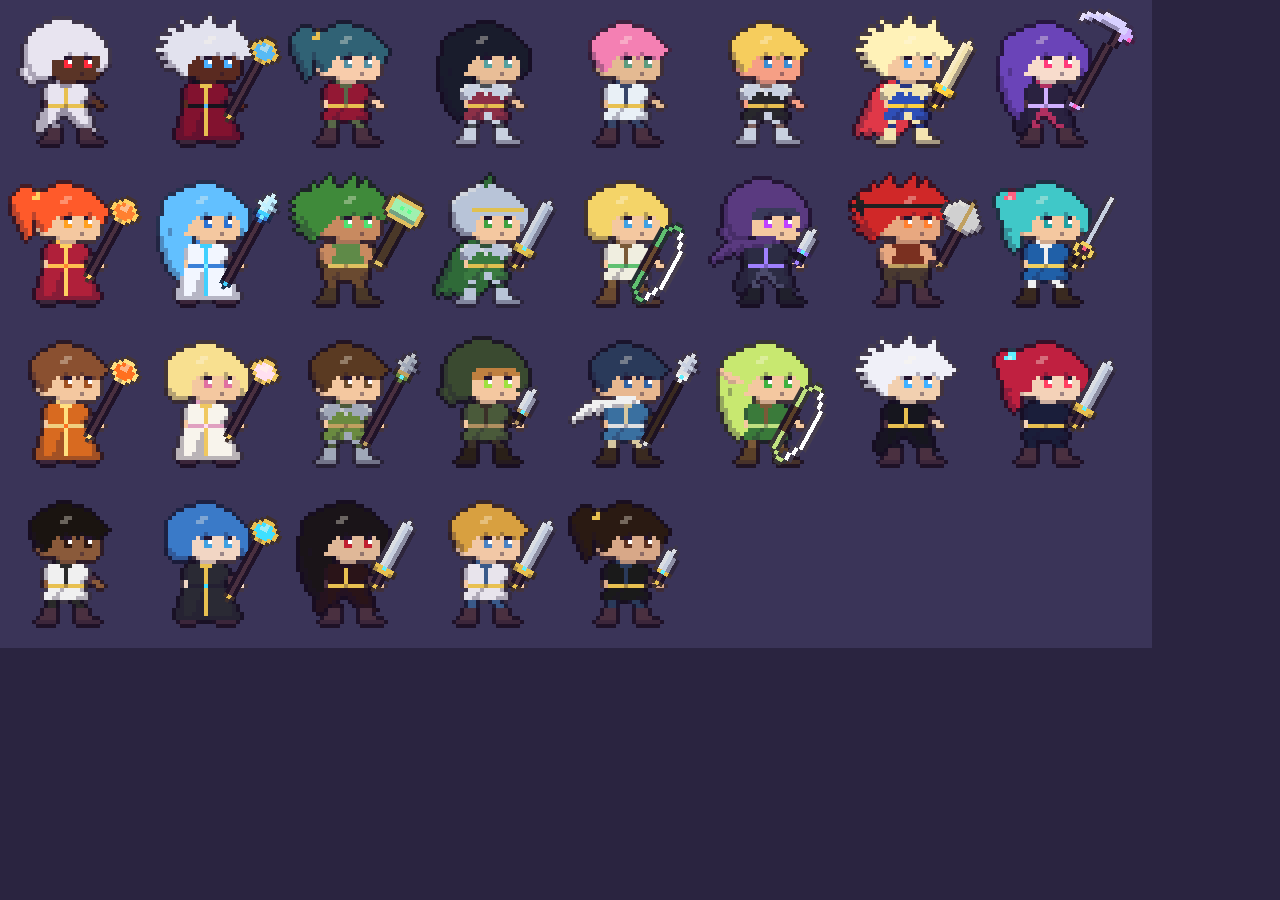
<file: tools/preview.html>
<!doctype html>
<html>
<head>
<meta charset="utf-8">
<title>Aperçu des sprites</title>
<style>
  body { margin: 0; background: #2a2440; }
  canvas { image-rendering: pixelated; display: block; }
</style>
</head>
<body>
<canvas id="c"></canvas>
<script src="../src/core/util.js"></script>
<script src="../src/gfx/pixelart.js"></script>
<script src="../src/gfx/heroes.js"></script>
<script src="../src/gfx/monsters.js" onerror="void 0"></script>
<script src="../src/data/elements.js" onerror="void 0"></script>
<script src="../src/data/units.js" onerror="void 0"></script>
<script src="../src/data/enemies.js" onerror="void 0"></script>
<script>
  // Aperçu : tous les héros puis les monstres, à l'échelle x4.
  const S = 4;
  const c = document.getElementById('c');
  c.width = 1152; c.height = 648;
  const ctx = c.getContext('2d');
  ctx.imageSmoothingEnabled = false;
  ctx.fillStyle = '#3a3458'; ctx.fillRect(0, 0, c.width, c.height);
  const looks = [];
  if (GS.UNITS) for (const u of GS.UNITS) looks.push([u.id, u.look]);
  else {
    const T = [
      ['spiky','tunic','sword',{hair:'#f0f0ff',main:'#3050a0',eye:'#3080e0'},{scarf:true}],
      ['long','coat','scythe',{hair:'#5a3a90',main:'#2a2038',eye:'#e04070',skin:'#f8dcc8'},{}],
      ['ponytail','robe','staff',{hair:'#e05030',main:'#b02838',second:'#f0c060',eye:'#f0a020'},{}],
      ['long','robe','spear',{hair:'#60b0f0',main:'#f0f4ff',second:'#4080d0',eye:'#2060c0'},{}],
      ['mane','heavy','hammer',{hair:'#3a6a30',main:'#5a8040',second:'#6a4a30',skin:'#c88a60',eye:'#40c060'},{}],
      ['helmet','armor','sword',{metal:'#b8c4d8',main:'#3a7a40',eye:'#40a040'},{cape:'cape'}],
      ['bob','tunic','bow',{hair:'#f0d060',main:'#f0f0e0',second:'#806040',eye:'#40a0e0'},{}],
      ['hood','coat','dagger',{hair:'#404060',main:'#303048',cape:'#583878',eye:'#c040ff'},{}],
      ['mane','heavy','axe',{hair:'#c02020',main:'#803020',skin:'#e0a880'},{acc:'headband'}],
      ['twintails','tunic','rapier',{hair:'#40c0c0',main:'#2060a0',eye:'#20a0a0'},{}],
      ['short','robe','staff',{hair:'#8a5030',main:'#d06020',eye:'#a05020'},{}],
      ['skull','bones','sword',{metal:'#e8e0d0',accent:'#ff3040'},{}],
    ];
    T.forEach((t,i)=>looks.push(['t'+i, Object.assign({hair:t[0]==='skull'?null:t[0], head:t[0]==='skull'?'skull':null, body:t[1], weapon:t[2], colors:t[3]}, t[4])]));
  }
  let x = 8, y = 8;
  const mode = location.hash.slice(1);
  if (mode !== 'monsters') {
    for (const [key, look] of looks) {
      const sp = GS.HeroArt.build(key, look);
      const ox = x, oy = y;
      ctx.drawImage(sp.body, ox, oy, sp.w * S, sp.h * S);
      if (sp.weapon) {
        ctx.save();
        ctx.translate(ox + sp.hand.x * S, oy + sp.hand.y * S);
        ctx.rotate(0.5);
        ctx.drawImage(sp.weapon, -sp.grip[0] * S, -sp.grip[1] * S, sp.weapon.width * S, sp.weapon.height * S);
        ctx.restore();
      }
      x += 140;
      if (x > c.width - 130) { x = 8; y += 160; }
    }
  }
  if (GS.MonsterArt && mode !== 'heroes') {
    if (mode === 'monsters') { x = 8; y = 8; } else { x = 8; y += 160; }
    for (const key of Object.keys(GS.MonsterArt.DEFS)) {
      const sp = GS.MonsterArt.build(key, key);
      ctx.drawImage(sp.body, x, y, sp.w * 3, sp.h * 3);
      x += sp.w * 3 + 12;
      if (x > c.width - 150) { x = 8; y += 150; }
    }
  }
</script>
</body>
</html>
</file>
<file: style.css>
html, body {
  margin: 0;
  height: 100%;
  background: #05030c;
  overflow: hidden;
  touch-action: none;
  -webkit-user-select: none;
  user-select: none;
}
body {
  display: flex;
  align-items: center;
  justify-content: center;
}
canvas {
  display: block;
  image-rendering: pixelated;
  image-rendering: crisp-edges;
  background: #05030c;
  cursor: pointer;
}
#rotate {
  display: none;
  position: fixed;
  inset: 0;
  align-items: center;
  justify-content: center;
  color: #e8fbff;
  font: bold 18px sans-serif;
  background: #05030c;
  text-align: center;
  padding: 24px;
}
/* téléphone tenu en hauteur : le jeu reste jouable, un bandeau suggère de le tourner */
@media (orientation: portrait) and (max-width: 700px) {
  #rotate {
    display: flex;
    inset: auto 0 0 0;
    padding: 10px 16px calc(10px + env(safe-area-inset-bottom, 0px));
    font: 600 13px sans-serif;
    background: rgba(5, 3, 12, 0.85);
    pointer-events: none;
  }
}
</file>
